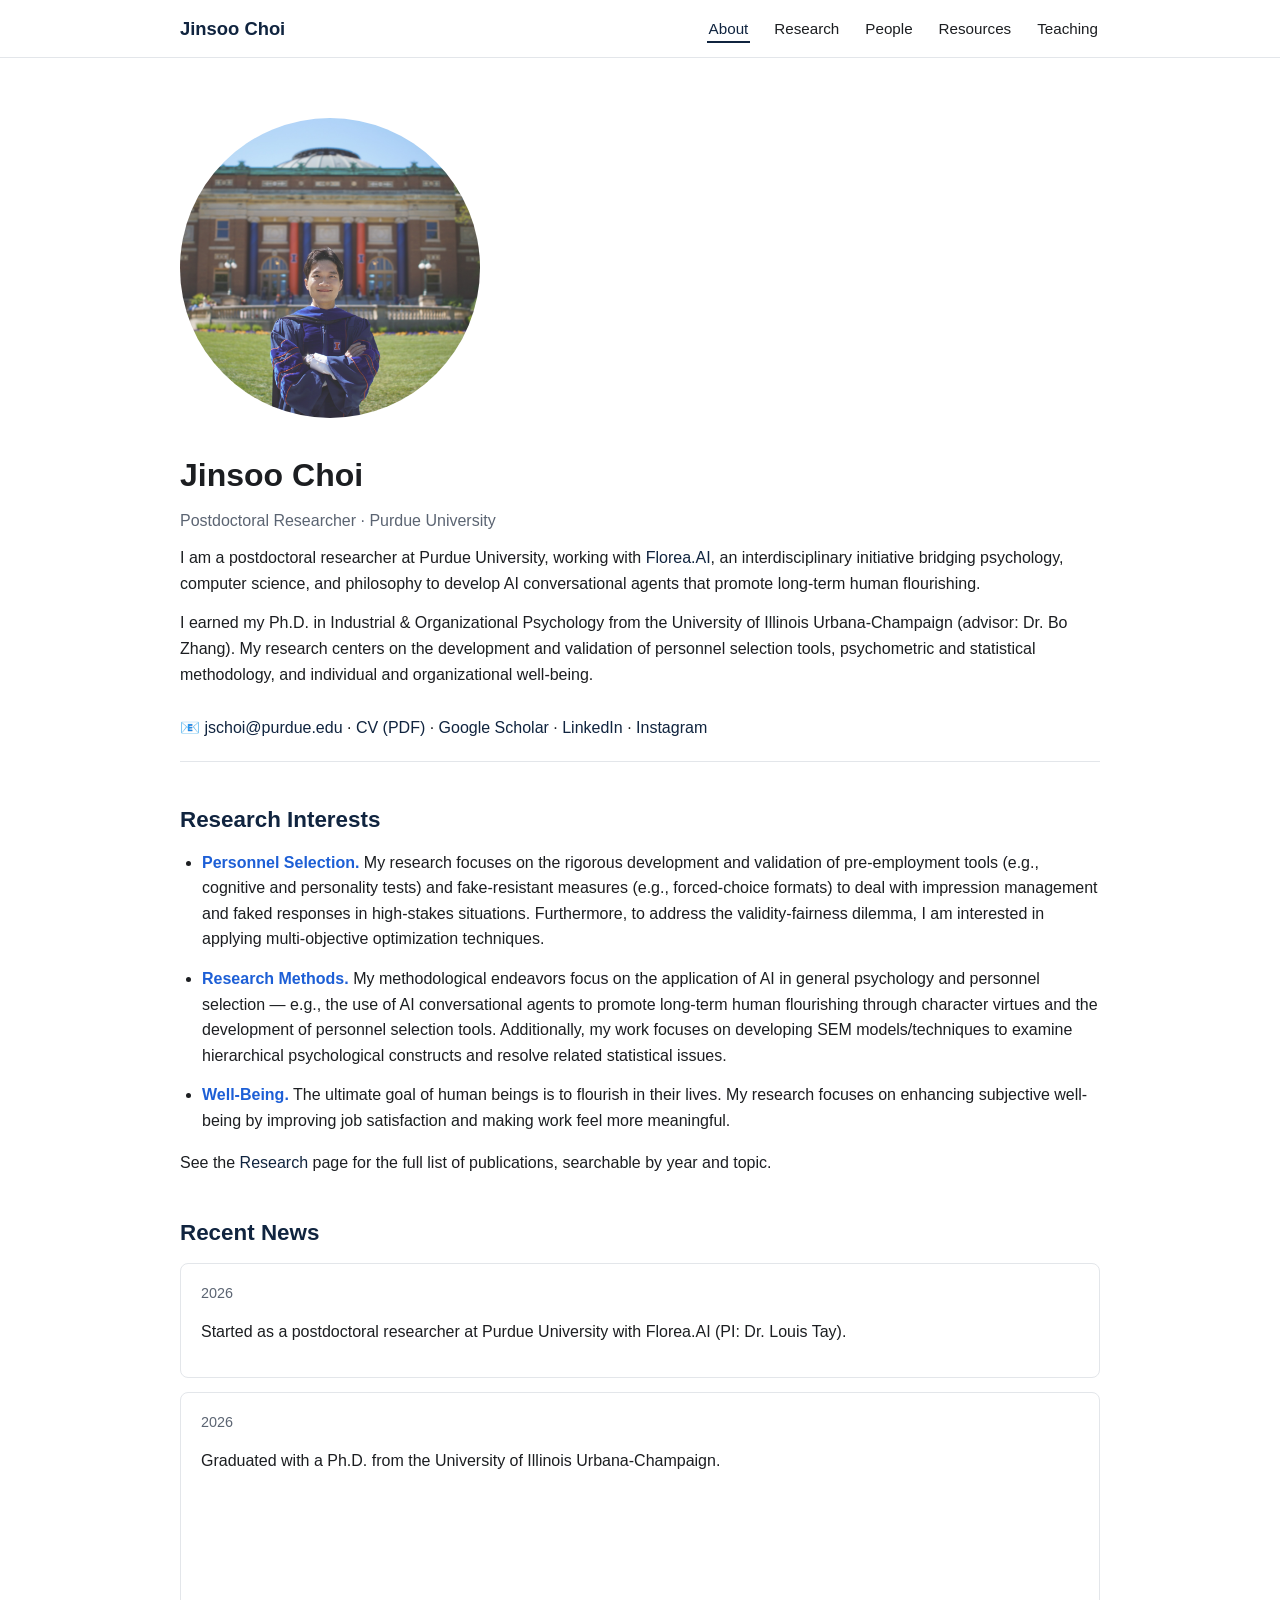
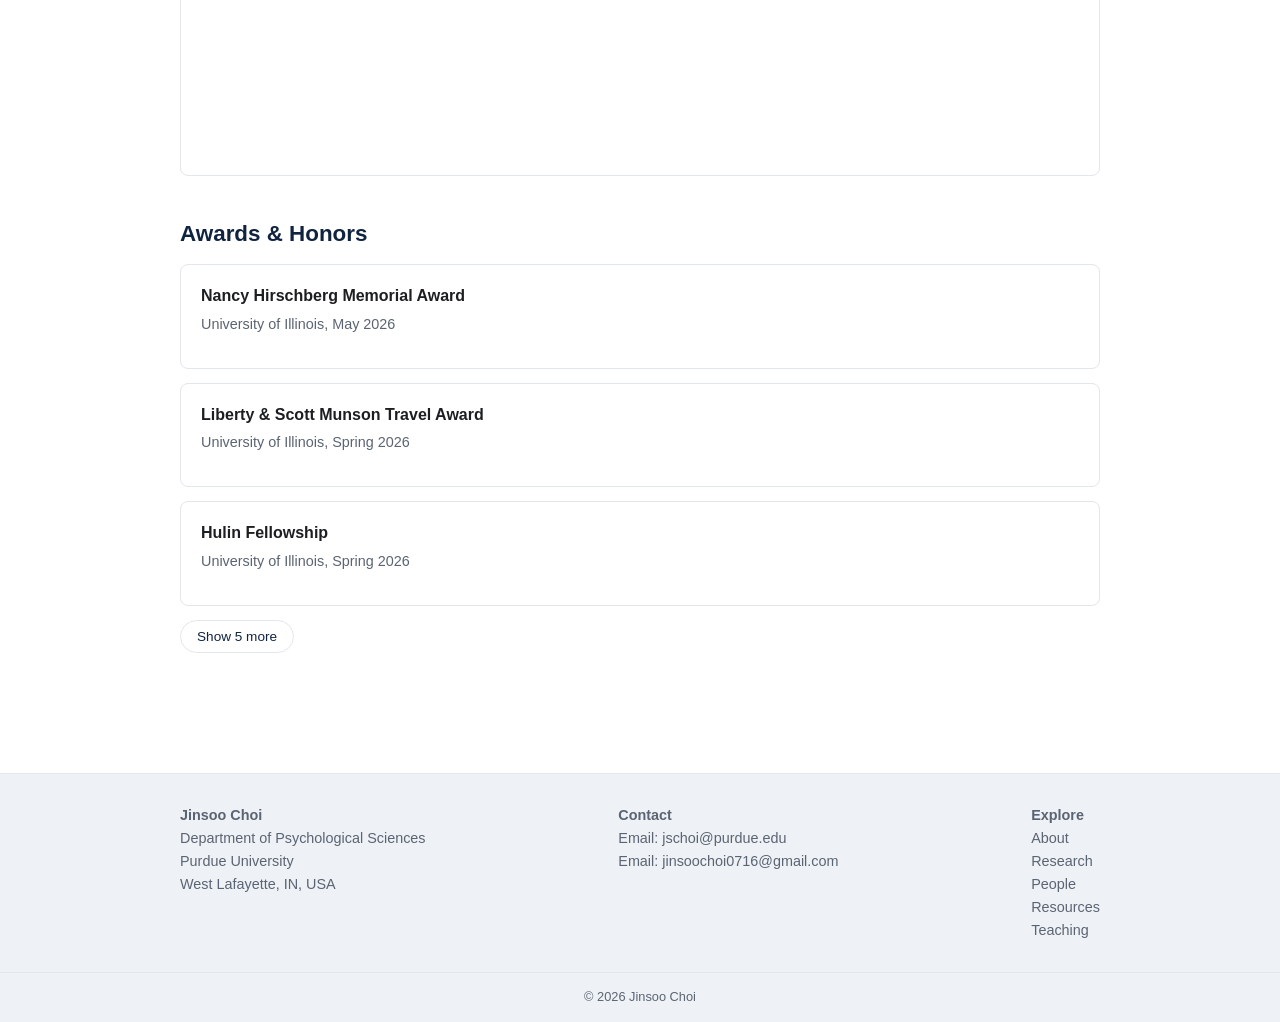
<file: index.html>
<!DOCTYPE html>
<html lang="en">
<head>
<meta charset="UTF-8">
<meta name="viewport" content="width=device-width, initial-scale=1">
<title>Jinsoo Choi — Purdue University</title>
<meta name="description" content="Jinsoo Choi, Postdoctoral Researcher at Purdue University (Florea.AI). Personnel selection, psychometrics, and well-being.">
<link rel="stylesheet" href="css/style.css">
</head>
<body>

<header class="site-header">
  <div class="nav-wrap">
    <a class="site-brand" href="index.html">Jinsoo Choi</a>
    <nav class="main-nav">
      <ul>
        <li><a href="index.html" class="active">About</a></li>
        <li><a href="research.html">Research</a></li>
        <li><a href="people.html">People</a></li>
        <li><a href="resources.html">Resources</a></li>
        <li><a href="teaching.html">Teaching</a></li>
      </ul>
    </nav>
  </div>
</header>

<main>
  <section class="hero">
    <img class="profile-photo" src="images/profile-jinsoo.jpg" alt="Jinsoo Choi">
    <div class="hero-text">
      <h1>Jinsoo Choi</h1>
      <p class="subtitle">Postdoctoral Researcher · Purdue University</p>
      <p>
        I am a postdoctoral researcher at Purdue University, working with
        <a href="https://florea.ai/index.html" target="_blank" rel="noopener">Florea.AI</a>, an interdisciplinary
        initiative bridging psychology, computer science, and philosophy to develop AI conversational agents
        that promote long-term human flourishing.
      </p>
      <p>
        I earned my Ph.D. in Industrial &amp; Organizational Psychology from the University of Illinois
        Urbana-Champaign (advisor: Dr. Bo Zhang). My research centers on the development and validation of
        personnel selection tools, psychometric and statistical methodology, and individual and organizational
        well-being.
      </p>
    </div>
  </section>

  <p class="contact-line">
    📧 <a href="mailto:jschoi@purdue.edu">jschoi@purdue.edu</a> ·
    <a href="files/CV_Jinsoo_Choi.pdf" target="_blank" rel="noopener">CV (PDF)</a> ·
    <a href="https://scholar.google.com/citations?user=YvyYw9AAAAAJ&hl=en" target="_blank" rel="noopener">Google Scholar</a> ·
    <a href="https://www.linkedin.com/in/jinsoo-choi-306742194/en" target="_blank" rel="noopener">LinkedIn</a> ·
    <a href="https://www.instagram.com/choiae.archive/" target="_blank" rel="noopener">Instagram</a>
  </p>

  <h2>Research Interests</h2>
  <ul class="interest-list">
    <li>
      <strong>Personnel Selection.</strong> My research focuses on the rigorous development and validation of
      pre-employment tools (e.g., cognitive and personality tests) and fake-resistant measures (e.g.,
      forced-choice formats) to deal with impression management and faked responses in high-stakes situations.
      Furthermore, to address the validity-fairness dilemma, I am interested in applying multi-objective
      optimization techniques.
    </li>
    <li>
      <strong>Research Methods.</strong> My methodological endeavors focus on the application of AI in general
      psychology and personnel selection — e.g., the use of AI conversational agents to promote long-term human
      flourishing through character virtues and the development of personnel selection tools. Additionally, my
      work focuses on developing SEM models/techniques to examine hierarchical psychological constructs and
      resolve related statistical issues.
    </li>
    <li>
      <strong>Well-Being.</strong> The ultimate goal of human beings is to flourish in their lives. My research
      focuses on enhancing subjective well-being by improving job satisfaction and making work feel more
      meaningful.
    </li>
  </ul>
  <p>
    See the <a href="research.html">Research</a> page for the full list of publications, searchable by year
    and topic.
  </p>

  <h2>Recent News</h2>
  <div class="collapsible" data-visible="3">
    <div class="card">
      <p class="pub-meta">2026</p>
      <p>Started as a postdoctoral researcher at Purdue University with Florea.AI (PI: Dr. Louis Tay).</p>
    </div>
    <div class="card">
      <p class="pub-meta">2026</p>
      <p>Graduated with a Ph.D. from the University of Illinois Urbana-Champaign.</p>
      <div style="position:relative; width:100%; max-width:480px; aspect-ratio:16/9; margin-top:10px;">
        <iframe src="https://www.youtube.com/embed/DVPNbeAXkKk" title="Jinsoo Choi PhD Hooding Ceremony" style="position:absolute; top:0; left:0; width:100%; height:100%; border:0; border-radius:8px;" allow="accelerometer; autoplay; clipboard-write; encrypted-media; gyroscope; picture-in-picture" allowfullscreen></iframe>
      </div>
    </div>
  </div>

  <h2>Awards &amp; Honors</h2>
  <div class="collapsible" data-visible="3">
    <div class="card">
      <div class="pub-title">Nancy Hirschberg Memorial Award</div>
      <p class="pub-meta">University of Illinois, May 2026</p>
    </div>
    <div class="card">
      <div class="pub-title">Liberty &amp; Scott Munson Travel Award</div>
      <p class="pub-meta">University of Illinois, Spring 2026</p>
    </div>
    <div class="card">
      <div class="pub-title">Hulin Fellowship</div>
      <p class="pub-meta">University of Illinois, Spring 2026</p>
    </div>
    <div class="card">
      <div class="pub-title">Hobson Fellowship</div>
      <p class="pub-meta">University of Illinois, Fall 2025, Spring 2026</p>
    </div>
    <div class="card">
      <div class="pub-title">Diversity Research Award</div>
      <p class="pub-meta">University of Illinois, May 2025</p>
    </div>
    <div class="card">
      <div class="pub-title">Teaching Excellence</div>
      <p class="pub-meta">University of Illinois, Spring 2024, 2025</p>
    </div>
    <div class="card">
      <div class="pub-title">SIOP Student Travel Award</div>
      <p class="pub-meta">SIOP, 2023, 2024, 2026</p>
    </div>
    <div class="card">
      <div class="pub-title">Conference Travel Award</div>
      <p class="pub-meta">University of Illinois Graduate College, March 2023</p>
    </div>
  </div>
</main>

<footer class="site-footer">
  <div class="footer-wrap">
    <div>
      <strong>Jinsoo Choi</strong><br>
      Department of Psychological Sciences<br>
      Purdue University<br>
      West Lafayette, IN, USA
    </div>
    <div>
      <strong>Contact</strong><br>
      Email: <a href="mailto:jschoi@purdue.edu">jschoi@purdue.edu</a><br>
      Email: <a href="mailto:jinsoochoi0716@gmail.com">jinsoochoi0716@gmail.com</a>
    </div>
    <div>
      <strong>Explore</strong><br>
      <a href="index.html">About</a><br>
      <a href="research.html">Research</a><br>
      <a href="people.html">People</a><br>
      <a href="resources.html">Resources</a><br>
      <a href="teaching.html">Teaching</a>
    </div>
  </div>
  <div class="copyright">&copy; 2026 Jinsoo Choi</div>
</footer>

<script src="js/collapsible.js"></script>
</body>
</html>
</file>
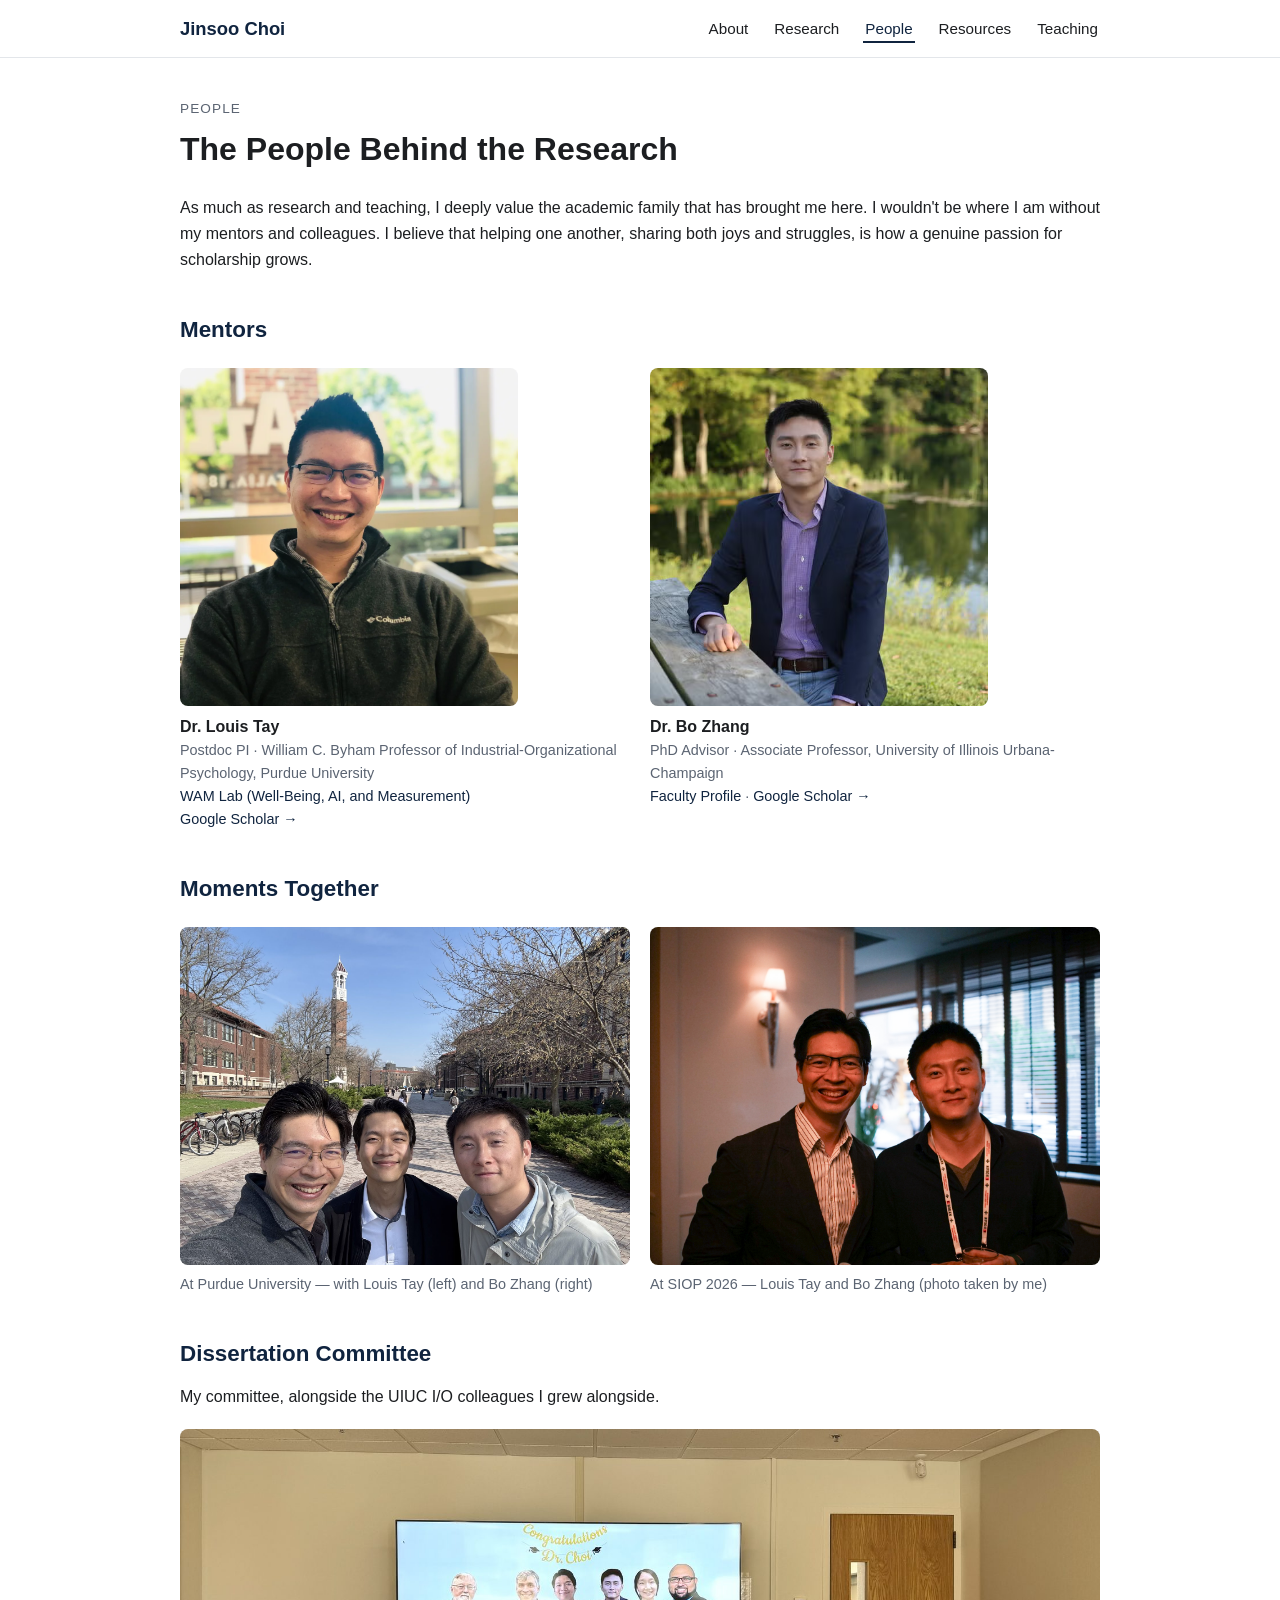
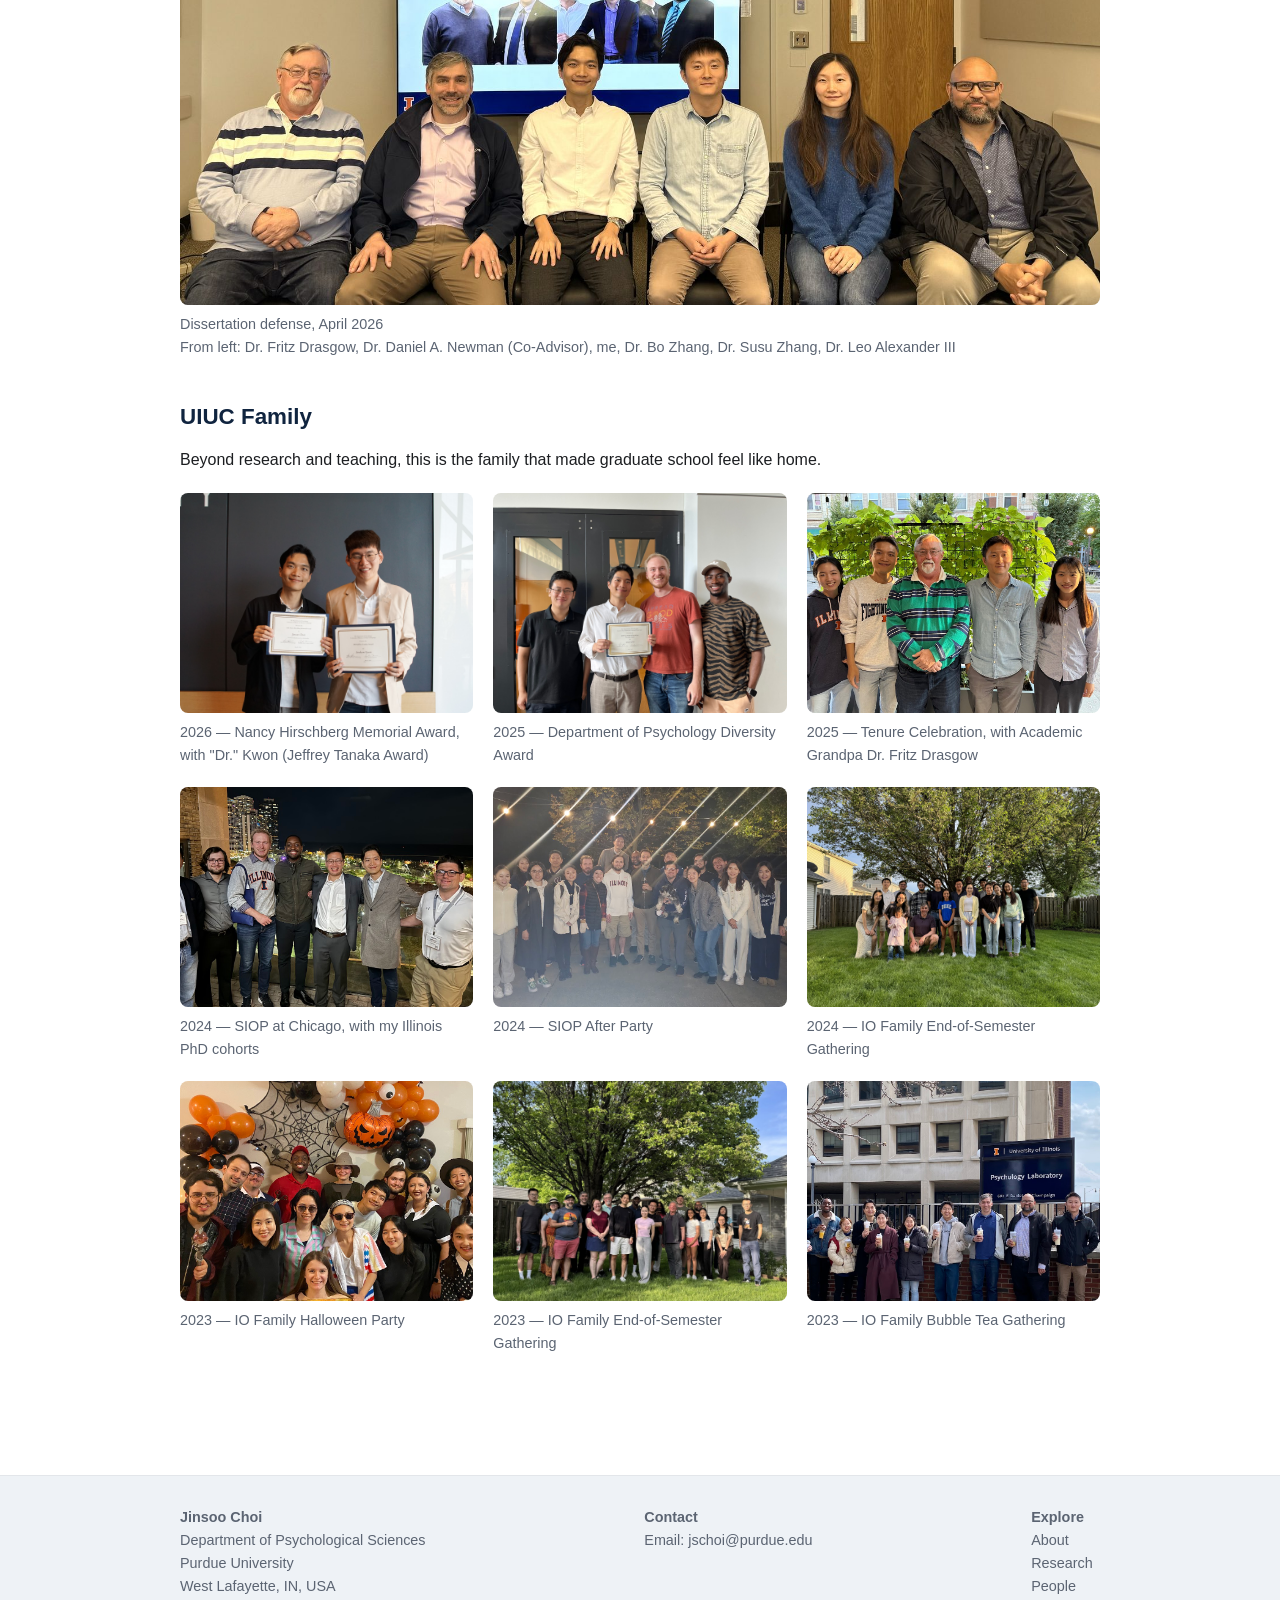
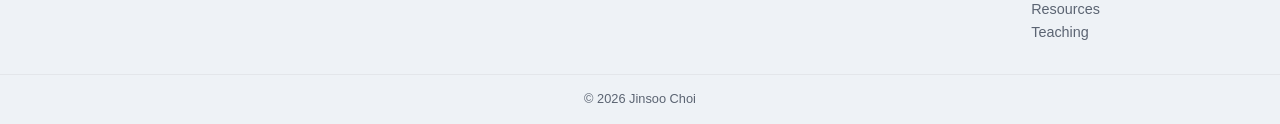
<file: people.html>
<!DOCTYPE html>
<html lang="en">
<head>
<meta charset="UTF-8">
<meta name="viewport" content="width=device-width, initial-scale=1">
<title>People — Jinsoo Choi</title>
<link rel="stylesheet" href="css/style.css">
</head>
<body>

<header class="site-header">
  <div class="nav-wrap">
    <a class="site-brand" href="index.html">Jinsoo Choi</a>
    <nav class="main-nav">
      <ul>
        <li><a href="index.html">About</a></li>
        <li><a href="research.html">Research</a></li>
        <li><a href="people.html" class="active">People</a></li>
        <li><a href="resources.html">Resources</a></li>
        <li><a href="teaching.html">Teaching</a></li>
      </ul>
    </nav>
  </div>
</header>

<main>
  <p class="page-title">People</p>
  <h1>The People Behind the Research</h1>
  <p>
    As much as research and teaching, I deeply value the academic family that has brought me here.
    I wouldn't be where I am without my mentors and colleagues. I believe that helping one another, sharing
    both joys and struggles, is how a genuine passion for scholarship grows.
  </p>

  <h2>Mentors</h2>
  <div class="grid">
    <div class="person-card">
      <img src="images/louis-tay.png" alt="Louis Tay">
      <div class="name">Dr. Louis Tay</div>
      <div class="role">
        Postdoc PI · William C. Byham Professor of Industrial-Organizational Psychology, Purdue University<br>
        <a href="https://www.wam-lab.com/people.html" target="_blank" rel="noopener">WAM Lab (Well-Being, AI, and Measurement)</a><br>
        <a href="https://scholar.google.com/citations?user=5_1xpscAAAAJ&hl=en&oi=ao" target="_blank" rel="noopener">Google Scholar →</a>
      </div>
    </div>
    <div class="person-card">
      <img src="images/bo-zhang.png" alt="Bo Zhang">
      <div class="name">Dr. Bo Zhang</div>
      <div class="role">
        PhD Advisor · Associate Professor, University of Illinois Urbana-Champaign<br>
        <a href="https://psychology.illinois.edu/directory/profile/bozhang3" target="_blank" rel="noopener">Faculty Profile</a> ·
        <a href="https://scholar.google.com/citations?user=S4qQ-3AAAAAJ&hl=en" target="_blank" rel="noopener">Google Scholar →</a>
      </div>
    </div>
  </div>

  <h2>Moments Together</h2>
  <div class="photo-grid">
    <div class="photo-card">
      <img src="images/purdue-with-mentors-web.jpg" alt="Louis Tay, Jinsoo Choi, and Bo Zhang at Purdue University">
      <div class="caption">At Purdue University — with Louis Tay (left) and Bo Zhang (right)</div>
    </div>
    <div class="photo-card">
      <img src="images/siop2026.jpg" alt="Louis Tay and Bo Zhang at SIOP 2026">
      <div class="caption">At SIOP 2026 — Louis Tay and Bo Zhang (photo taken by me)</div>
    </div>
  </div>
  <p style="margin-top:20px; color:var(--color-muted); font-size:0.9rem;">
    <!-- To add more colleagues or event photos (conferences, parties, graduation), copy the person-card
    or photo-card format above, drop the image into the images/ folder, and continue from here. -->
  </p>

  <h2>Dissertation Committee</h2>
  <p>
    My committee, alongside the UIUC I/O colleagues I grew alongside.
  </p>
  <div class="photo-grid">
    <div class="photo-card photo-card-wide">
      <img src="images/dissertation-committee-web.jpg" alt="Jinsoo Choi with his dissertation committee">
      <div class="caption">Dissertation defense, April 2026<br>From left: Dr. Fritz Drasgow, Dr. Daniel A. Newman (Co-Advisor), me, Dr. Bo Zhang, Dr. Susu Zhang, Dr. Leo Alexander III</div>
    </div>
  </div>

  <h2>UIUC Family</h2>
  <p>
    Beyond research and teaching, this is the family that made graduate school feel like home.
  </p>
  <div class="photo-grid photo-grid-3col">
    <div class="photo-card">
      <img src="images/research-awards-2026.jpg" alt="Jinsoo Choi and Sunbeom Kwon with their 2026 research awards">
      <div class="caption">2026 — Nancy Hirschberg Memorial Award, with "Dr." Kwon (Jeffrey Tanaka Award)</div>
    </div>
    <div class="photo-card">
      <img src="images/diversity-award-2023.jpg" alt="Jinsoo Choi receiving the Department of Psychology Diversity Award">
      <div class="caption">2025 — Department of Psychology Diversity Award</div>
    </div>
    <div class="photo-card">
      <img src="images/tenure-celebration-2025.jpg" alt="Tenure celebration with Fritz Drasgow">
      <div class="caption">2025 — Tenure Celebration, with Academic Grandpa Dr. Fritz Drasgow</div>
    </div>
    <div class="photo-card">
      <img src="images/siop-chicago-2024.jpg" alt="With Illinois PhD cohorts at SIOP Chicago">
      <div class="caption">2024 — SIOP at Chicago, with my Illinois PhD cohorts</div>
    </div>
    <div class="photo-card">
      <img src="images/farewell-party-2024.jpg" alt="IO Family farewell party">
      <div class="caption">2024 — SIOP After Party</div>
    </div>
    <div class="photo-card">
      <img src="images/fried-chicken-2024-web.jpg" alt="IO Family end-of-semester gathering, 2024">
      <div class="caption">2024 — IO Family End-of-Semester Gathering</div>
    </div>
    <div class="photo-card">
      <img src="images/halloween-party.jpg" alt="IO Family Halloween party">
      <div class="caption">2023 — IO Family Halloween Party</div>
    </div>
    <div class="photo-card">
      <img src="images/fried-chicken-2023-web.jpg" alt="IO Family end-of-semester gathering, 2023">
      <div class="caption">2023 — IO Family End-of-Semester Gathering</div>
    </div>
    <div class="photo-card">
      <img src="images/bubble-tea-2023.jpg" alt="IO Family bubble tea gathering">
      <div class="caption">2023 — IO Family Bubble Tea Gathering</div>
    </div>
  </div>
  <p style="margin-top:12px; color:var(--color-muted); font-size:0.85rem;">
    <!-- A few captions/years above are best guesses matched against the old site's text — let me know if
    any need correcting. -->
  </p>
</main>

<footer class="site-footer">
  <div class="footer-wrap">
    <div>
      <strong>Jinsoo Choi</strong><br>
      Department of Psychological Sciences<br>
      Purdue University<br>
      West Lafayette, IN, USA
    </div>
    <div>
      <strong>Contact</strong><br>
      Email: <a href="mailto:jschoi@purdue.edu">jschoi@purdue.edu</a>
    </div>
    <div>
      <strong>Explore</strong><br>
      <a href="index.html">About</a><br>
      <a href="research.html">Research</a><br>
      <a href="people.html">People</a><br>
      <a href="resources.html">Resources</a><br>
      <a href="teaching.html">Teaching</a>
    </div>
  </div>
  <div class="copyright">&copy; 2026 Jinsoo Choi</div>
</footer>

</body>
</html>
</file>
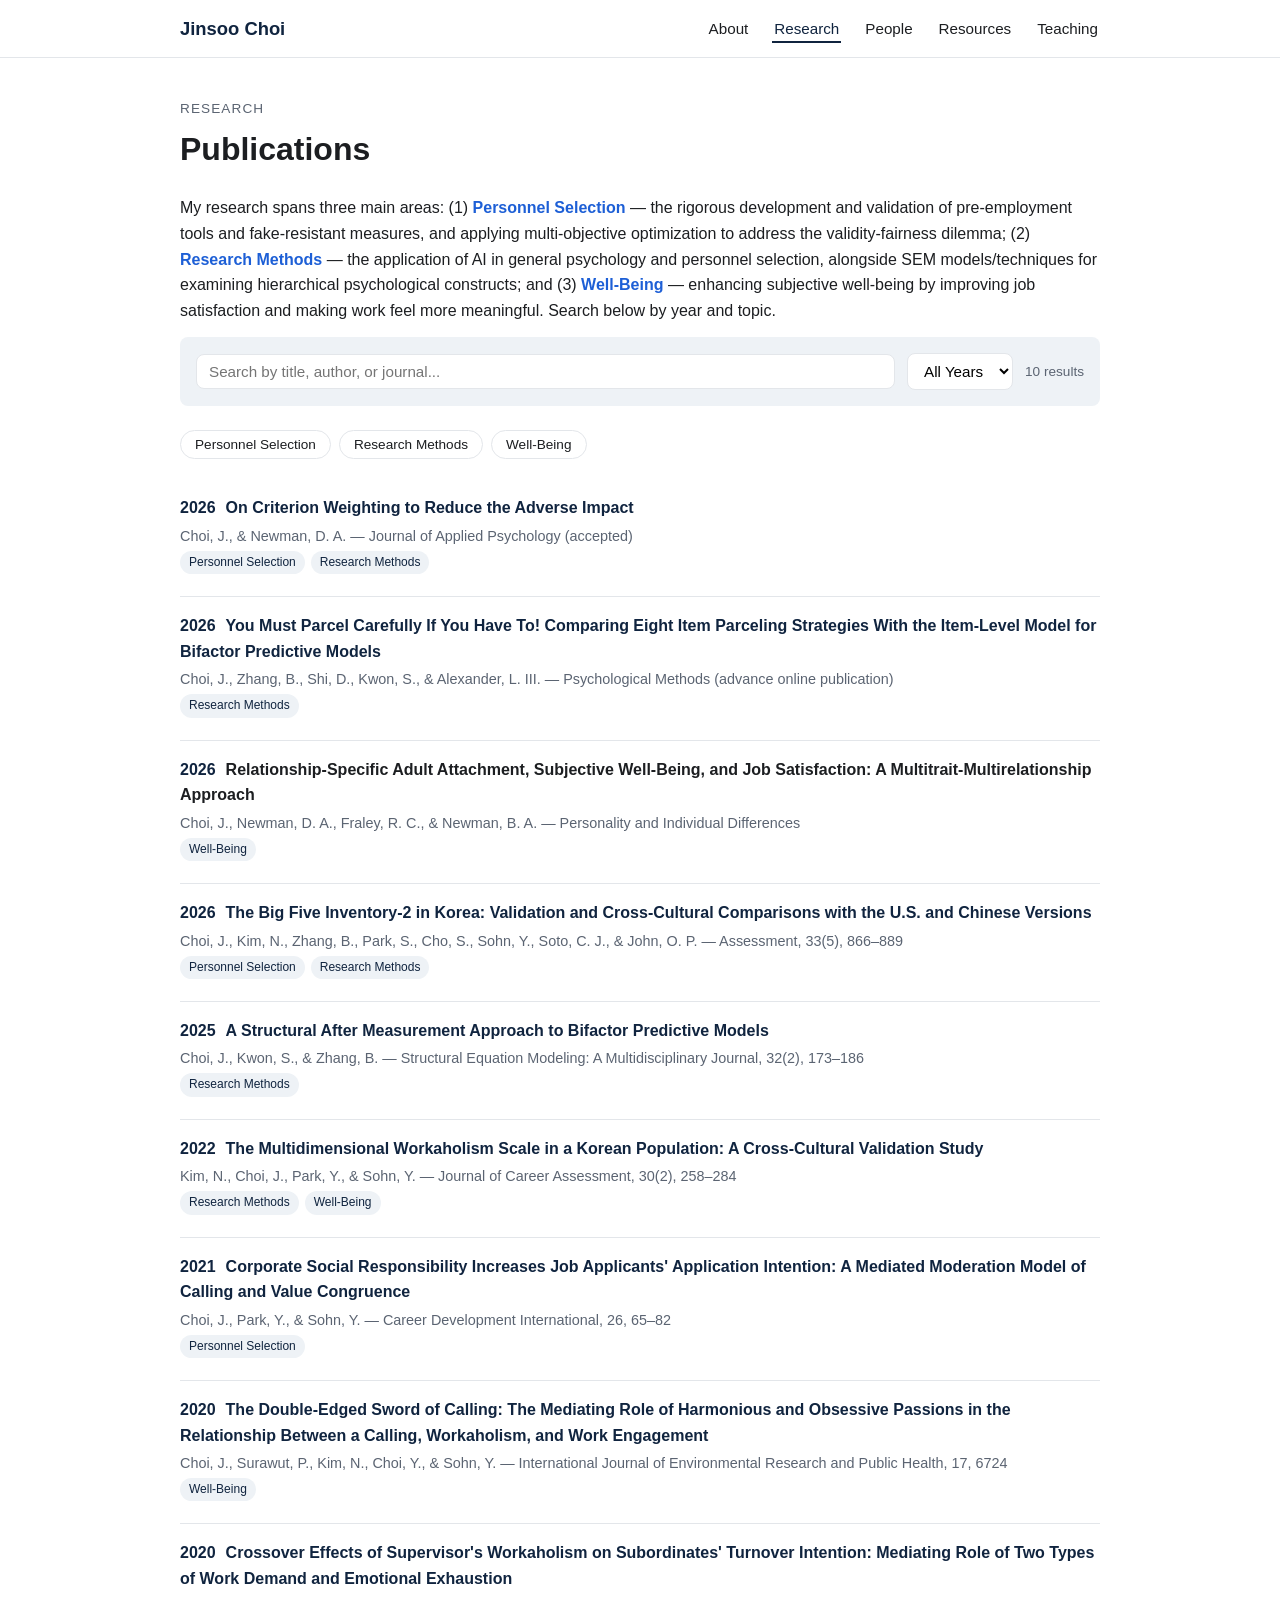
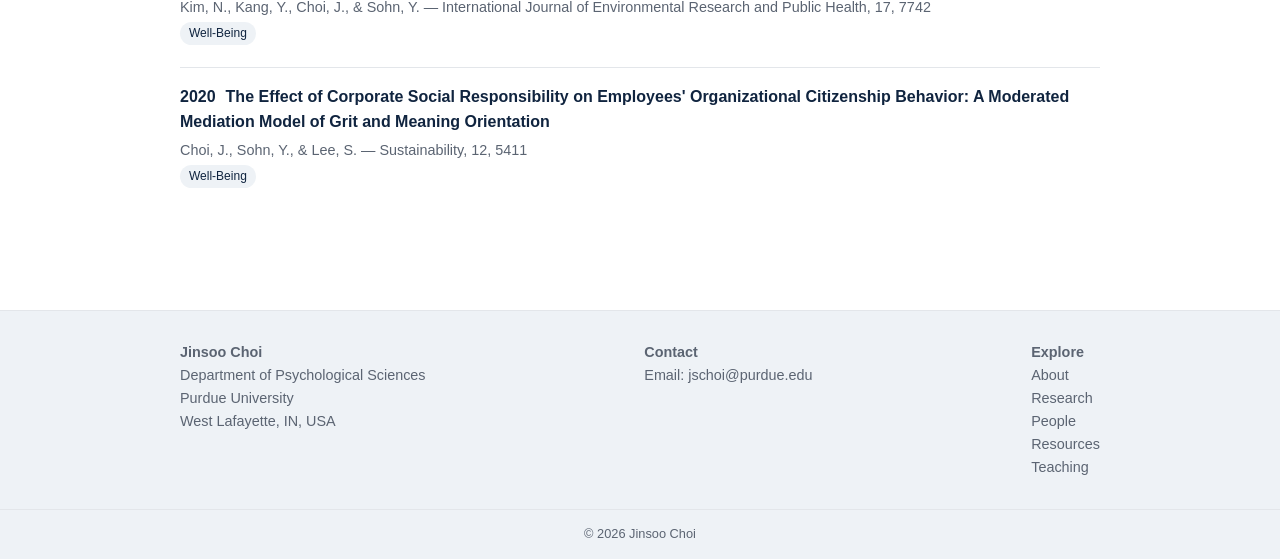
<file: research.html>
<!DOCTYPE html>
<html lang="en">
<head>
<meta charset="UTF-8">
<meta name="viewport" content="width=device-width, initial-scale=1">
<title>Research — Jinsoo Choi</title>
<link rel="stylesheet" href="css/style.css">
</head>
<body>

<header class="site-header">
  <div class="nav-wrap">
    <a class="site-brand" href="index.html">Jinsoo Choi</a>
    <nav class="main-nav">
      <ul>
        <li><a href="index.html">About</a></li>
        <li><a href="research.html" class="active">Research</a></li>
        <li><a href="people.html">People</a></li>
        <li><a href="resources.html">Resources</a></li>
        <li><a href="teaching.html">Teaching</a></li>
      </ul>
    </nav>
  </div>
</header>

<main>
  <p class="page-title">Research</p>
  <h1>Publications</h1>
  <p>
    My research spans three main areas: (1) <strong>Personnel Selection</strong> — the rigorous development
    and validation of pre-employment tools and fake-resistant measures, and applying multi-objective
    optimization to address the validity-fairness dilemma; (2) <strong>Research Methods</strong> — the
    application of AI in general psychology and personnel selection, alongside SEM models/techniques for
    examining hierarchical psychological constructs; and (3) <strong>Well-Being</strong> — enhancing
    subjective well-being by improving job satisfaction and making work feel more meaningful. Search below
    by year and topic.
  </p>

  <div class="filter-bar">
    <input type="search" id="pub-search" placeholder="Search by title, author, or journal...">
    <select id="pub-year">
      <option value="">All Years</option>
    </select>
    <span id="pub-count" style="color:var(--color-muted); font-size:0.85rem;"></span>
  </div>

  <div class="topic-buttons" id="pub-topics"></div>

  <div id="pub-list"></div>
</main>

<footer class="site-footer">
  <div class="footer-wrap">
    <div>
      <strong>Jinsoo Choi</strong><br>
      Department of Psychological Sciences<br>
      Purdue University<br>
      West Lafayette, IN, USA
    </div>
    <div>
      <strong>Contact</strong><br>
      Email: <a href="mailto:jschoi@purdue.edu">jschoi@purdue.edu</a>
    </div>
    <div>
      <strong>Explore</strong><br>
      <a href="index.html">About</a><br>
      <a href="research.html">Research</a><br>
      <a href="people.html">People</a><br>
      <a href="resources.html">Resources</a><br>
      <a href="teaching.html">Teaching</a>
    </div>
  </div>
  <div class="copyright">&copy; 2026 Jinsoo Choi</div>
</footer>

<script src="js/research-data.js"></script>
<script src="js/research.js"></script>
</body>
</html>
</file>
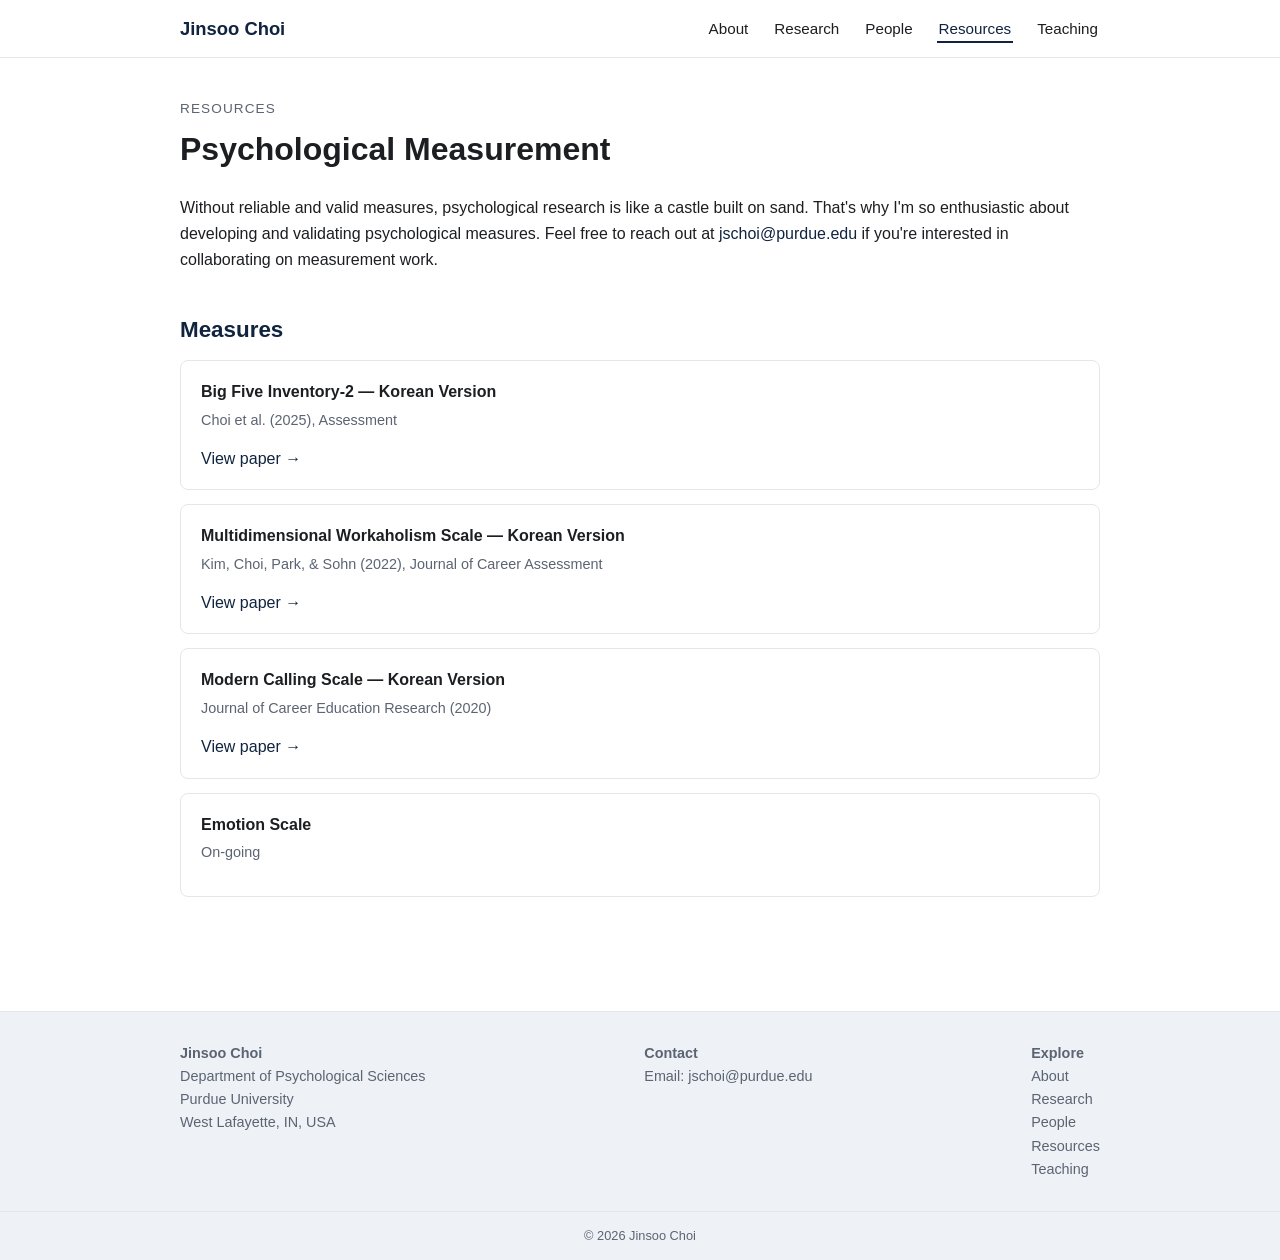
<file: resources.html>
<!DOCTYPE html>
<html lang="en">
<head>
<meta charset="UTF-8">
<meta name="viewport" content="width=device-width, initial-scale=1">
<title>Resources — Jinsoo Choi</title>
<link rel="stylesheet" href="css/style.css">
</head>
<body>

<header class="site-header">
  <div class="nav-wrap">
    <a class="site-brand" href="index.html">Jinsoo Choi</a>
    <nav class="main-nav">
      <ul>
        <li><a href="index.html">About</a></li>
        <li><a href="research.html">Research</a></li>
        <li><a href="people.html">People</a></li>
        <li><a href="resources.html" class="active">Resources</a></li>
        <li><a href="teaching.html">Teaching</a></li>
      </ul>
    </nav>
  </div>
</header>

<main>
  <p class="page-title">Resources</p>
  <h1>Psychological Measurement</h1>
  <p>
    Without reliable and valid measures, psychological research is like a castle built on sand. That's why
    I'm so enthusiastic about developing and validating psychological measures. Feel free to reach out at
    <a href="mailto:jschoi@purdue.edu">jschoi@purdue.edu</a> if you're interested in collaborating on
    measurement work.
  </p>

  <h2>Measures</h2>
  <div class="card">
    <div class="pub-title">Big Five Inventory-2 — Korean Version</div>
    <p class="pub-meta">Choi et al. (2025), Assessment</p>
    <a href="https://doi.org/10.1177/10731911251357466" target="_blank" rel="noopener">View paper →</a>
  </div>
  <div class="card">
    <div class="pub-title">Multidimensional Workaholism Scale — Korean Version</div>
    <p class="pub-meta">Kim, Choi, Park, & Sohn (2022), Journal of Career Assessment</p>
    <a href="https://doi.org/10.1177/10690727211039957" target="_blank" rel="noopener">View paper →</a>
  </div>
  <div class="card">
    <div class="pub-title">Modern Calling Scale — Korean Version</div>
    <p class="pub-meta">Journal of Career Education Research (2020)</p>
    <a href="https://doi.org/10.32341/JCER.2020.9.33.3.191" target="_blank" rel="noopener">View paper →</a>
  </div>
  <div class="card">
    <div class="pub-title">Emotion Scale</div>
    <p class="pub-meta">On-going</p>
  </div>
</main>

<footer class="site-footer">
  <div class="footer-wrap">
    <div>
      <strong>Jinsoo Choi</strong><br>
      Department of Psychological Sciences<br>
      Purdue University<br>
      West Lafayette, IN, USA
    </div>
    <div>
      <strong>Contact</strong><br>
      Email: <a href="mailto:jschoi@purdue.edu">jschoi@purdue.edu</a>
    </div>
    <div>
      <strong>Explore</strong><br>
      <a href="index.html">About</a><br>
      <a href="research.html">Research</a><br>
      <a href="people.html">People</a><br>
      <a href="resources.html">Resources</a><br>
      <a href="teaching.html">Teaching</a>
    </div>
  </div>
  <div class="copyright">&copy; 2026 Jinsoo Choi</div>
</footer>

</body>
</html>
</file>
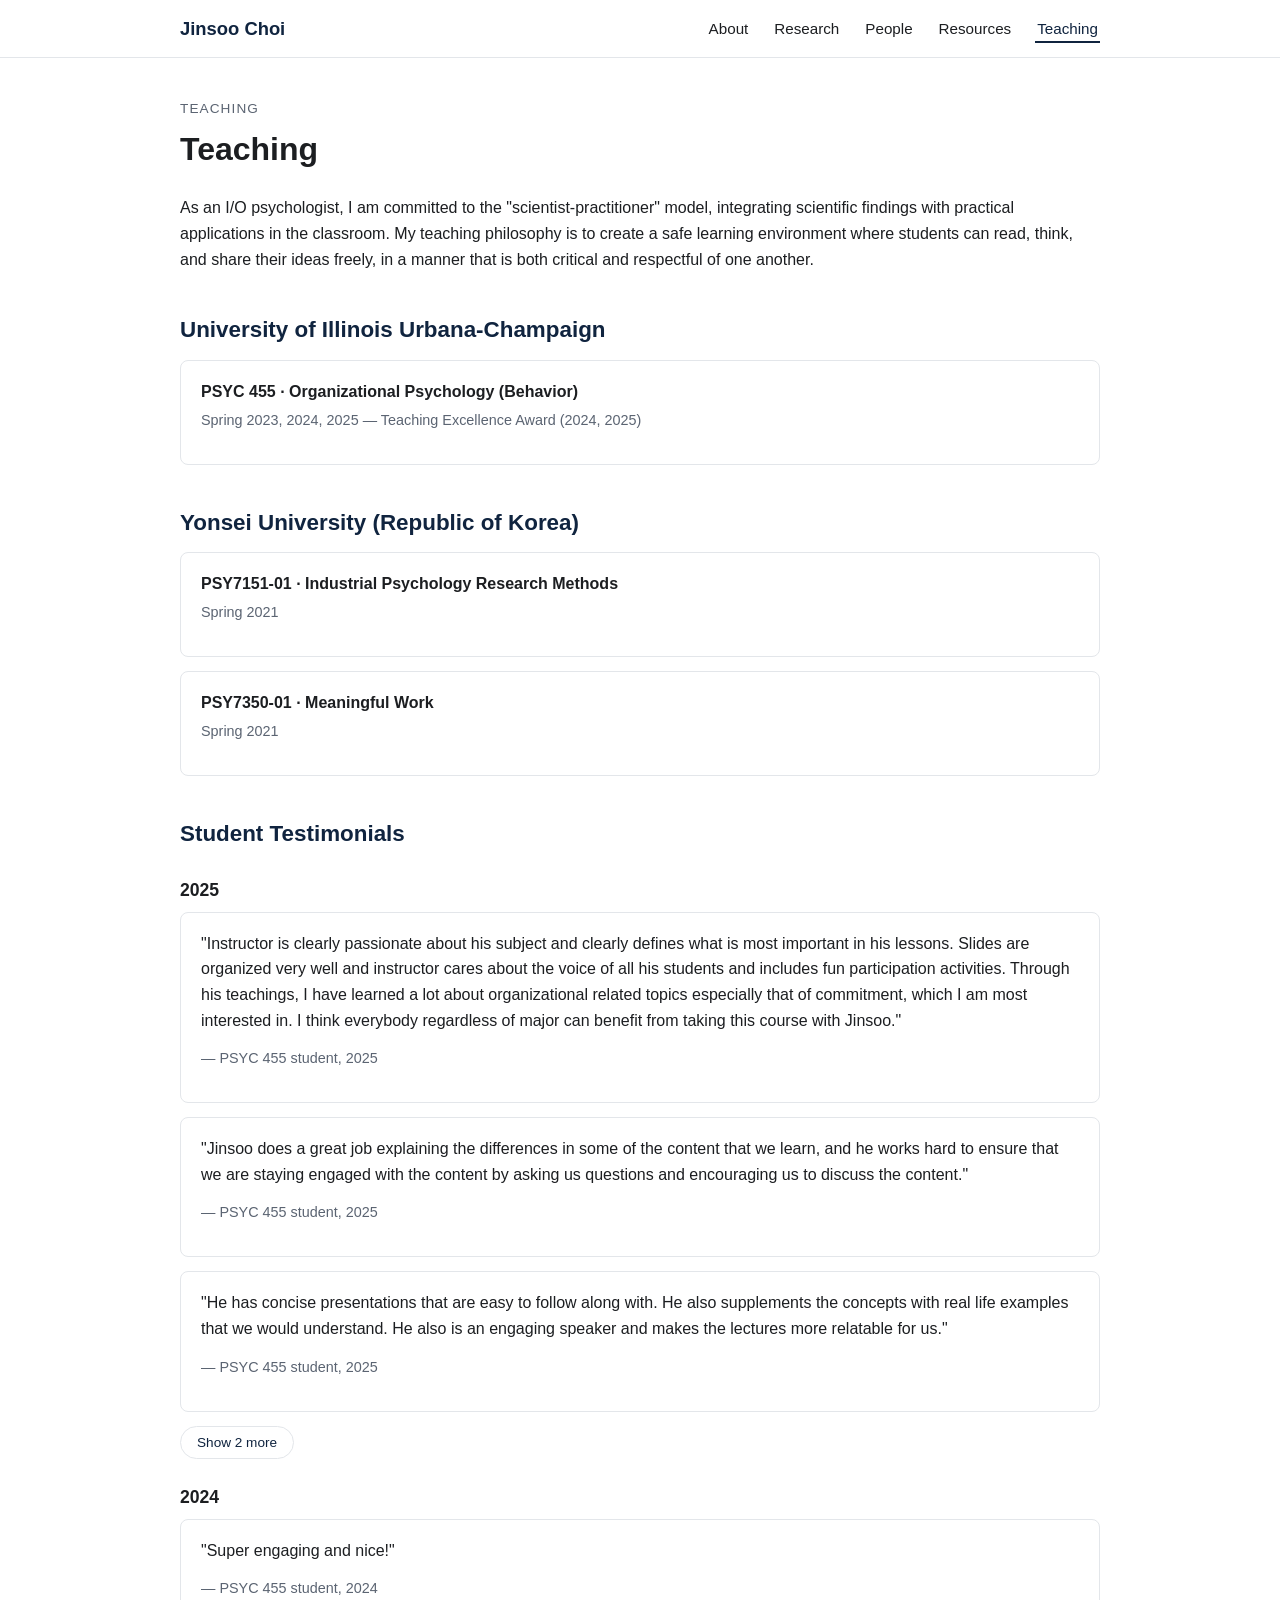
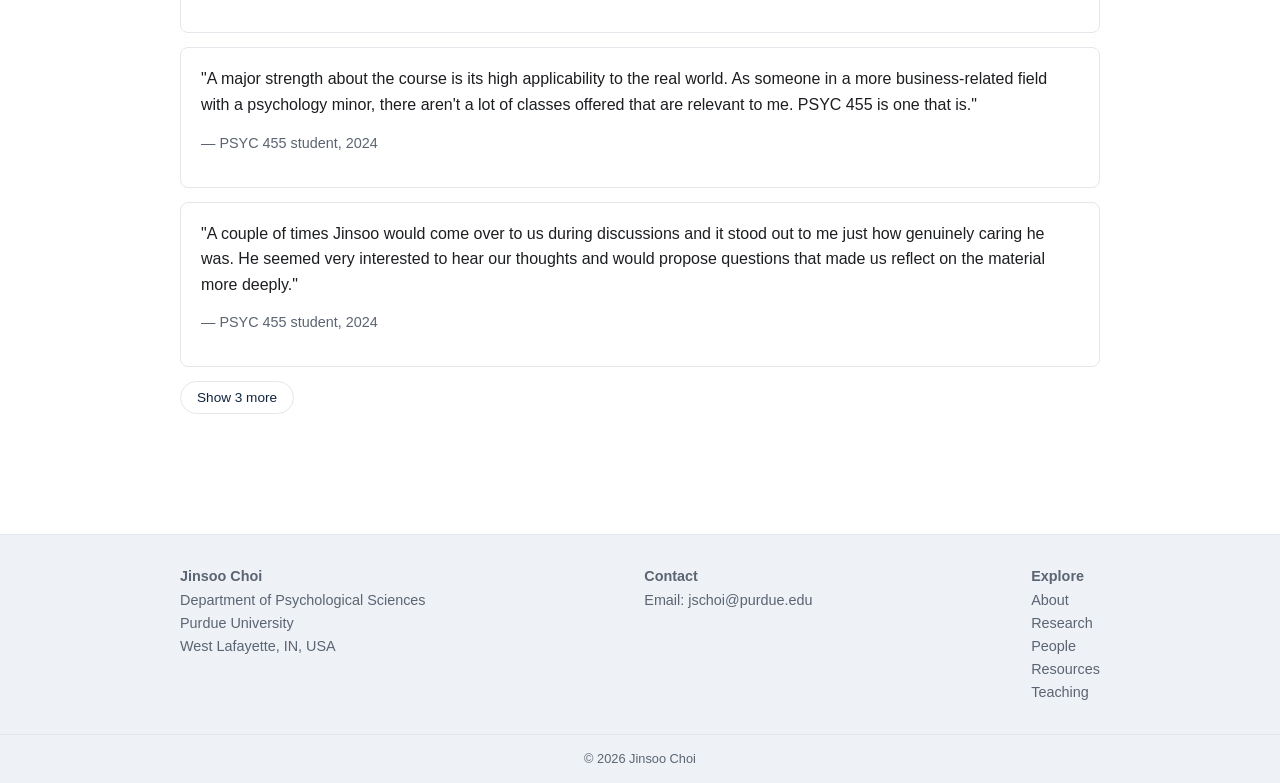
<file: teaching.html>
<!DOCTYPE html>
<html lang="en">
<head>
<meta charset="UTF-8">
<meta name="viewport" content="width=device-width, initial-scale=1">
<title>Teaching — Jinsoo Choi</title>
<link rel="stylesheet" href="css/style.css">
</head>
<body>

<header class="site-header">
  <div class="nav-wrap">
    <a class="site-brand" href="index.html">Jinsoo Choi</a>
    <nav class="main-nav">
      <ul>
        <li><a href="index.html">About</a></li>
        <li><a href="research.html">Research</a></li>
        <li><a href="people.html">People</a></li>
        <li><a href="resources.html">Resources</a></li>
        <li><a href="teaching.html" class="active">Teaching</a></li>
      </ul>
    </nav>
  </div>
</header>

<main>
  <p class="page-title">Teaching</p>
  <h1>Teaching</h1>
  <p>
    As an I/O psychologist, I am committed to the "scientist-practitioner" model, integrating scientific
    findings with practical applications in the classroom. My teaching philosophy is to create a safe
    learning environment where students can read, think, and share their ideas freely, in a manner that is
    both critical and respectful of one another.
  </p>

  <h2>University of Illinois Urbana-Champaign</h2>
  <div class="card">
    <div class="pub-title">PSYC 455 · Organizational Psychology (Behavior)</div>
    <p class="pub-meta">Spring 2023, 2024, 2025 — Teaching Excellence Award (2024, 2025)</p>
  </div>

  <h2>Yonsei University (Republic of Korea)</h2>
  <div class="card">
    <div class="pub-title">PSY7151-01 · Industrial Psychology Research Methods</div>
    <p class="pub-meta">Spring 2021</p>
  </div>
  <div class="card">
    <div class="pub-title">PSY7350-01 · Meaningful Work</div>
    <p class="pub-meta">Spring 2021</p>
  </div>

  <h2>Student Testimonials</h2>

  <h3>2025</h3>
  <div class="collapsible" data-visible="3">
    <div class="card">
      <p>"Instructor is clearly passionate about his subject and clearly defines what is most important in his lessons. Slides are organized very well and instructor cares about the voice of all his students and includes fun participation activities. Through his teachings, I have learned a lot about organizational related topics especially that of commitment, which I am most interested in. I think everybody regardless of major can benefit from taking this course with Jinsoo."</p>
      <p class="pub-meta">— PSYC 455 student, 2025</p>
    </div>
    <div class="card">
      <p>"Jinsoo does a great job explaining the differences in some of the content that we learn, and he works hard to ensure that we are staying engaged with the content by asking us questions and encouraging us to discuss the content."</p>
      <p class="pub-meta">— PSYC 455 student, 2025</p>
    </div>
    <div class="card">
      <p>"He has concise presentations that are easy to follow along with. He also supplements the concepts with real life examples that we would understand. He also is an engaging speaker and makes the lectures more relatable for us."</p>
      <p class="pub-meta">— PSYC 455 student, 2025</p>
    </div>
    <div class="card">
      <p>"A clear love and passion for the subject translates into how he teaches and leads lectures. It leaves me motivated to do my best."</p>
      <p class="pub-meta">— PSYC 455 student, 2025</p>
    </div>
    <div class="card">
      <p>"Jinsoo is so sweet and obviously cares about his students. He is a great lecturer. He keeps the course engaging with videos and discussion questions."</p>
      <p class="pub-meta">— PSYC 455 student, 2025</p>
    </div>
  </div>

  <h3>2024</h3>
  <div class="collapsible" data-visible="3">
    <div class="card">
      <p>"Super engaging and nice!"</p>
      <p class="pub-meta">— PSYC 455 student, 2024</p>
    </div>
    <div class="card">
      <p>"A major strength about the course is its high applicability to the real world. As someone in a more business-related field with a psychology minor, there aren't a lot of classes offered that are relevant to me. PSYC 455 is one that is."</p>
      <p class="pub-meta">— PSYC 455 student, 2024</p>
    </div>
    <div class="card">
      <p>"A couple of times Jinsoo would come over to us during discussions and it stood out to me just how genuinely caring he was. He seemed very interested to hear our thoughts and would propose questions that made us reflect on the material more deeply."</p>
      <p class="pub-meta">— PSYC 455 student, 2024</p>
    </div>
    <div class="card">
      <p>"Comprehensive and good at distilling concepts."</p>
      <p class="pub-meta">— PSYC 455 student, 2024</p>
    </div>
    <div class="card">
      <p>"Jinsoo was very responsive to students' needs and explained course material exceptionally well."</p>
      <p class="pub-meta">— PSYC 455 student, 2024</p>
    </div>
    <div class="card">
      <p>"Very organized and reliable, very willing to help."</p>
      <p class="pub-meta">— PSYC 455 student, 2024</p>
    </div>
  </div>
</main>

<footer class="site-footer">
  <div class="footer-wrap">
    <div>
      <strong>Jinsoo Choi</strong><br>
      Department of Psychological Sciences<br>
      Purdue University<br>
      West Lafayette, IN, USA
    </div>
    <div>
      <strong>Contact</strong><br>
      Email: <a href="mailto:jschoi@purdue.edu">jschoi@purdue.edu</a>
    </div>
    <div>
      <strong>Explore</strong><br>
      <a href="index.html">About</a><br>
      <a href="research.html">Research</a><br>
      <a href="people.html">People</a><br>
      <a href="resources.html">Resources</a><br>
      <a href="teaching.html">Teaching</a>
    </div>
  </div>
  <div class="copyright">&copy; 2026 Jinsoo Choi</div>
</footer>

<script src="js/collapsible.js"></script>
</body>
</html>
</file>
<file: css/style.css>
/* =========================================
   기본 변수 (색상 등은 여기서 쉽게 바꿀 수 있어요)
   ========================================= */
:root {
  --color-bg: #ffffff;
  --color-text: #1c1e21;
  --color-muted: #5b6472;
  --color-accent: #10243f;   /* 메인 강조색 (남색) */
  --color-accent-light: #eef2f6;
  --color-border: #e3e6ea;
  --color-keyword: #1d5fd6;  /* 본문 키워드 강조용 선명한 파랑 */
  --max-width: 960px;
  --radius: 8px;
}

* { box-sizing: border-box; }

html, body {
  margin: 0;
  padding: 0;
  font-family: -apple-system, BlinkMacSystemFont, "Segoe UI", "Noto Sans KR", "Helvetica Neue", Arial, sans-serif;
  color: var(--color-text);
  background: var(--color-bg);
  line-height: 1.6;
}

a { color: var(--color-accent); text-decoration: none; }
a:hover { text-decoration: underline; }

img { max-width: 100%; display: block; }

/* ---------- 헤더 / 네비게이션 ---------- */
header.site-header {
  border-bottom: 1px solid var(--color-border);
  position: sticky;
  top: 0;
  background: rgba(255,255,255,0.95);
  backdrop-filter: blur(6px);
  z-index: 100;
}

.nav-wrap {
  max-width: var(--max-width);
  margin: 0 auto;
  padding: 14px 20px;
  display: flex;
  align-items: center;
  justify-content: space-between;
  flex-wrap: wrap;
  gap: 10px;
}

.site-brand {
  font-weight: 700;
  font-size: 1.15rem;
  color: var(--color-accent);
}
.site-brand:hover { text-decoration: none; }

nav.main-nav ul {
  list-style: none;
  display: flex;
  gap: 22px;
  margin: 0;
  padding: 0;
  flex-wrap: wrap;
}

nav.main-nav a {
  color: var(--color-text);
  font-size: 0.95rem;
  padding: 4px 2px;
  border-bottom: 2px solid transparent;
}

nav.main-nav a:hover,
nav.main-nav a.active {
  color: var(--color-accent);
  border-bottom-color: var(--color-accent);
  text-decoration: none;
}

/* ---------- 메인 콘텐츠 ---------- */
main {
  max-width: var(--max-width);
  margin: 0 auto;
  padding: 40px 20px 60px;
}

.page-title {
  font-size: 0.85rem;
  text-transform: uppercase;
  letter-spacing: 0.08em;
  color: var(--color-muted);
  margin-bottom: 4px;
}

h1 {
  font-size: 2rem;
  margin: 0 0 20px;
}

h2 {
  font-size: 1.4rem;
  margin: 40px 0 12px;
  color: var(--color-accent);
}

h3 {
  font-size: 1.1rem;
  margin: 24px 0 8px;
}

p { margin: 0 0 14px; }

/* 본문 안의 핵심 키워드 강조 (예: Personnel Selection, Research Methods, Well-Being) */
main strong {
  color: var(--color-keyword);
}

.interest-list {
  margin: 0 0 16px;
  padding-left: 22px;
}
.interest-list li {
  margin-bottom: 14px;
}

/* ---------- 히어로 (홈페이지 소개) ---------- */
.hero {
  display: flex;
  gap: 32px;
  align-items: center;
  flex-wrap: wrap;
  padding: 20px 0 10px;
}

.hero img.profile-photo {
  width: 300px;
  height: 300px;
  border-radius: 50%;
  object-fit: cover;
  background: var(--color-accent-light);
  flex-shrink: 0;
}

@media (max-width: 600px) {
  .hero img.profile-photo {
    width: 220px;
    height: 220px;
  }
}

.hero-text h1 { margin-bottom: 6px; }
.hero-text .subtitle { color: var(--color-muted); margin-bottom: 12px; }

.contact-line {
  margin: 4px 0 32px;
  padding-bottom: 20px;
  border-bottom: 1px solid var(--color-border);
}

/* ---------- 카드 / 리스트 공통 ---------- */
.card {
  border: 1px solid var(--color-border);
  border-radius: var(--radius);
  padding: 18px 20px;
  margin-bottom: 14px;
}

.tag {
  display: inline-block;
  font-size: 0.75rem;
  padding: 2px 9px;
  border-radius: 999px;
  background: var(--color-accent-light);
  color: var(--color-accent);
  margin: 0 6px 6px 0;
}

/* ---------- Research 필터 UI ---------- */
.filter-bar {
  display: flex;
  flex-wrap: wrap;
  gap: 12px;
  align-items: center;
  margin-bottom: 24px;
  padding: 16px;
  background: var(--color-accent-light);
  border-radius: var(--radius);
}

.filter-bar input[type="search"] {
  flex: 1;
  min-width: 180px;
  padding: 8px 12px;
  border: 1px solid var(--color-border);
  border-radius: var(--radius);
  font-size: 0.95rem;
}

.filter-bar select {
  padding: 8px 12px;
  border: 1px solid var(--color-border);
  border-radius: var(--radius);
  font-size: 0.95rem;
  background: white;
}

.topic-buttons {
  display: flex;
  flex-wrap: wrap;
  gap: 8px;
  margin-bottom: 20px;
}

.topic-btn {
  padding: 6px 14px;
  border: 1px solid var(--color-border);
  border-radius: 999px;
  background: white;
  font-size: 0.85rem;
  cursor: pointer;
  color: var(--color-text);
}

.topic-btn:hover { border-color: var(--color-accent); }

.topic-btn.active {
  background: var(--color-accent);
  color: white;
  border-color: var(--color-accent);
}

.pub-item {
  border-bottom: 1px solid var(--color-border);
  padding: 16px 0;
}
.pub-item:last-child { border-bottom: none; }

.pub-title { font-weight: 600; margin-bottom: 4px; }
.pub-meta { color: var(--color-muted); font-size: 0.9rem; }
.pub-year-badge {
  display: inline-block;
  font-weight: 700;
  color: var(--color-accent);
  margin-right: 10px;
}

.empty-state {
  color: var(--color-muted);
  padding: 30px 0;
  text-align: center;
}

.show-more-btn {
  display: block;
  margin: 4px 0 20px;
  padding: 8px 16px;
  border: 1px solid var(--color-border);
  border-radius: 999px;
  background: white;
  font-size: 0.85rem;
  color: var(--color-accent);
  cursor: pointer;
}
.show-more-btn:hover { border-color: var(--color-accent); }

/* ---------- People / Teaching 그리드 ---------- */
.grid {
  display: grid;
  grid-template-columns: repeat(auto-fit, minmax(300px, 1fr));
  gap: 20px;
  margin: 20px 0;
}

.person-card { text-align: left; }
.person-card img {
  width: 75%;
  aspect-ratio: 1 / 1;
  object-fit: cover;
  border-radius: var(--radius);
  background: var(--color-accent-light);
  margin: 0 0 8px;
}
.person-card .name { font-weight: 600; }
.person-card .role { color: var(--color-muted); font-size: 0.9rem; }

/* ---------- 스냅샷(그룹 사진) 갤러리 ---------- */
.photo-grid {
  display: grid;
  grid-template-columns: repeat(auto-fit, minmax(390px, 1fr));
  gap: 20px;
  margin: 20px 0;
}
.photo-card img {
  width: 100%;
  aspect-ratio: 4 / 3;
  object-fit: cover;
  border-radius: var(--radius);
  margin-bottom: 8px;
}
.photo-card .caption {
  font-size: 0.9rem;
  color: var(--color-muted);
}

/* Wide group shots (e.g. a lineup of several people) — don't crop the sides */
.photo-card-wide {
  grid-column: 1 / -1;
}
.photo-card-wide img {
  aspect-ratio: auto;
  object-fit: contain;
  background: var(--color-accent-light);
}

/* Fixed 3-per-row gallery (e.g. UIUC Family) */
.photo-grid-3col {
  grid-template-columns: repeat(3, 1fr);
}
@media (max-width: 800px) {
  .photo-grid-3col {
    grid-template-columns: repeat(2, 1fr);
  }
}
@media (max-width: 500px) {
  .photo-grid-3col {
    grid-template-columns: 1fr;
  }
}

/* ---------- 푸터 ---------- */
footer.site-footer {
  border-top: 1px solid var(--color-border);
  background: var(--color-accent-light);
  margin-top: 40px;
}

.footer-wrap {
  max-width: var(--max-width);
  margin: 0 auto;
  padding: 30px 20px;
  display: flex;
  justify-content: space-between;
  flex-wrap: wrap;
  gap: 24px;
  font-size: 0.9rem;
  color: var(--color-muted);
}

.footer-wrap a { color: var(--color-muted); }

.copyright {
  text-align: center;
  padding: 14px 20px;
  font-size: 0.8rem;
  color: var(--color-muted);
  border-top: 1px solid var(--color-border);
}

/* ---------- 반응형 ---------- */
@media (max-width: 600px) {
  .hero { flex-direction: column; align-items: flex-start; }
  nav.main-nav ul { gap: 14px; }
}
</file>
